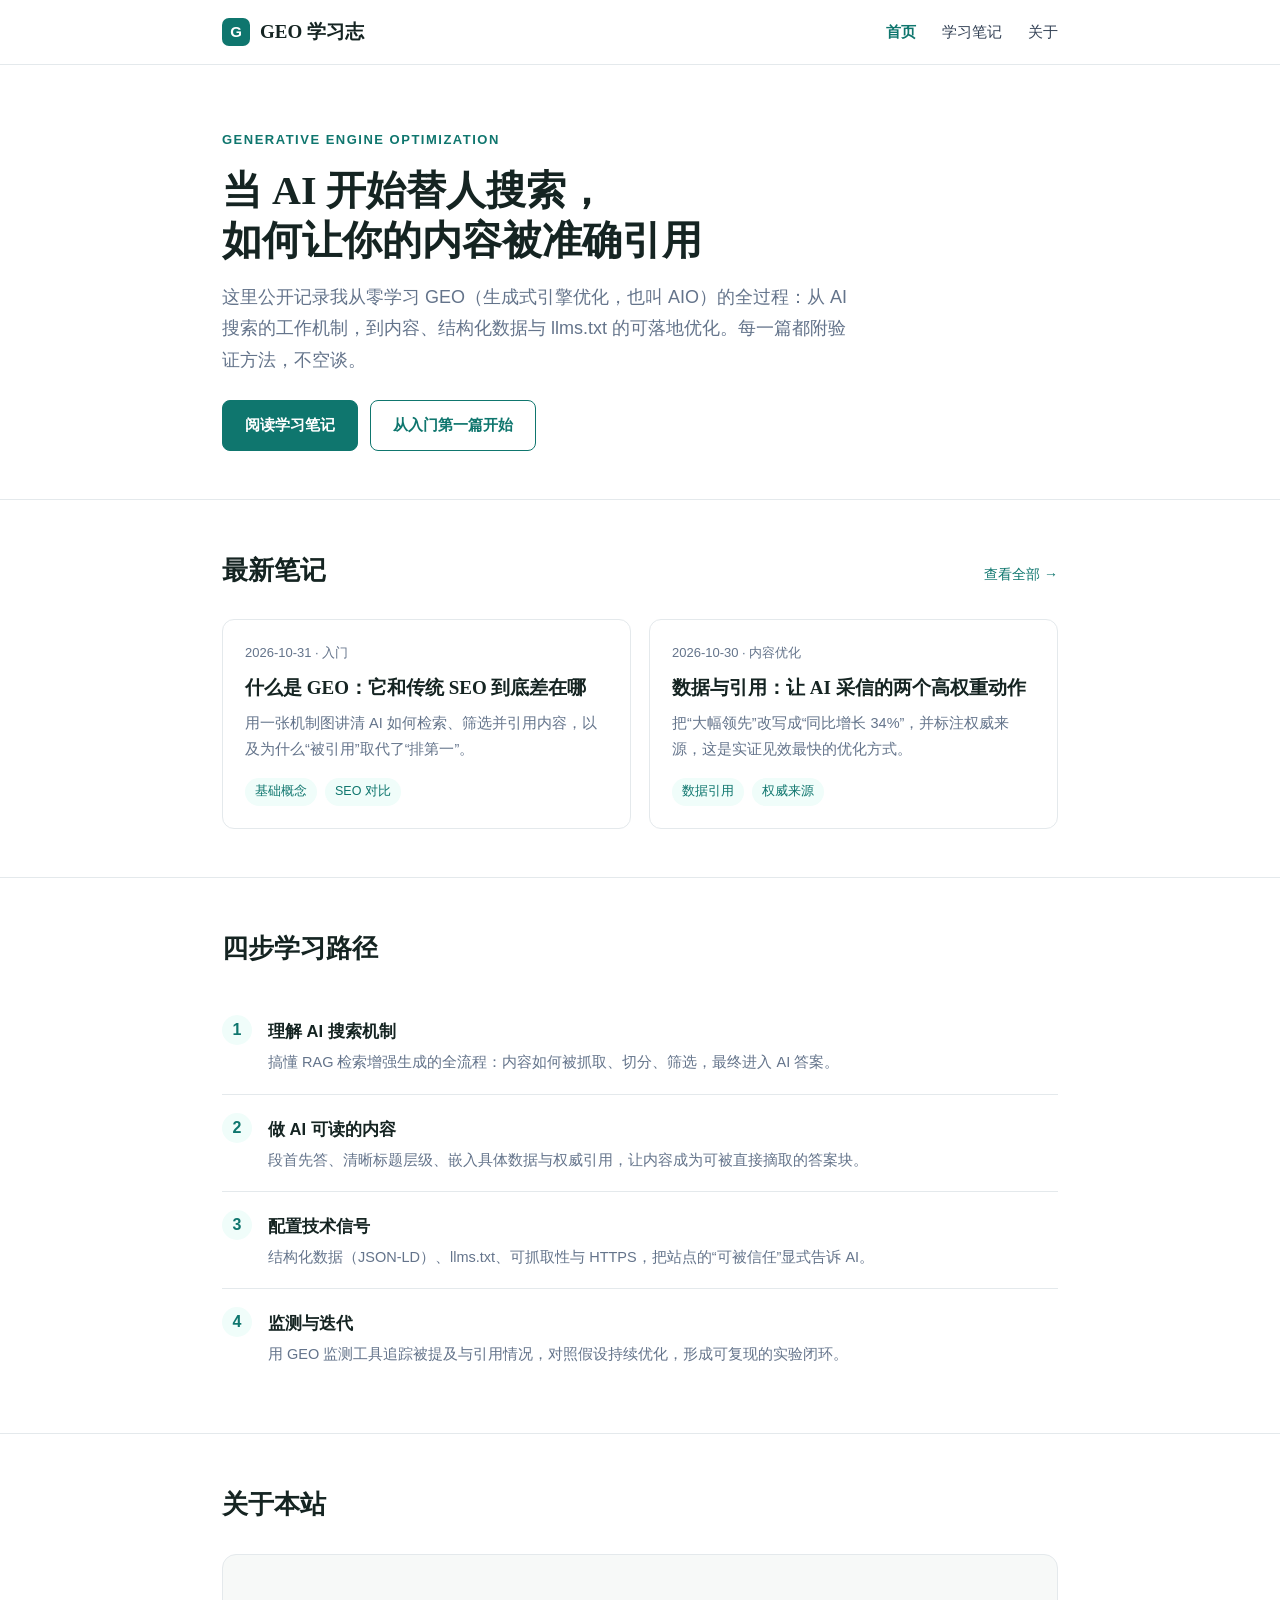
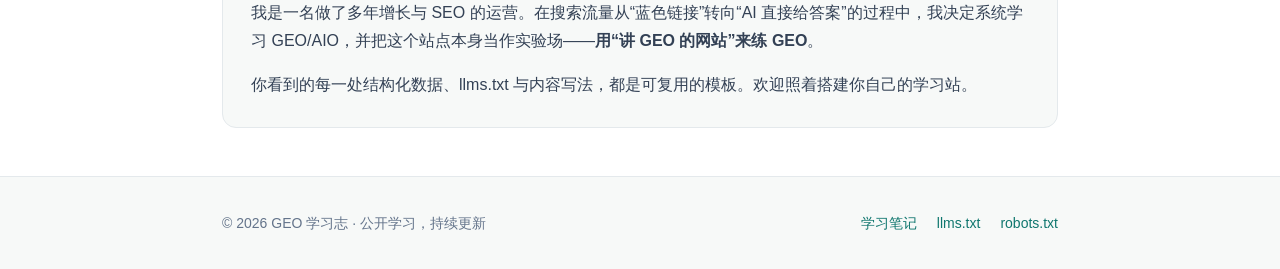
<file: index.html>
<!DOCTYPE html>
<html lang="zh-CN">
<head>
<meta charset="UTF-8">
<meta name="viewport" content="width=device-width, initial-scale=1.0">
<!-- 全站占位域名 geo-lab.example.com，部署时统一替换为你的真实域名 -->
<title>GEO 学习志 · 从零掌握生成式引擎优化（GEO/AIO）</title>
<meta name="description" content="GEO 学习志是一个记录生成式引擎优化（GEO/AIO）学习与实操的博客：拆解 AI 搜索排名机制、内容引用优化、结构化数据与 llms.txt，边学边练，让内容被 AI 准确引用。">
<meta name="keywords" content="GEO,生成式引擎优化,AIO,AI搜索优化,大模型引用,结构化数据,llms.txt,SEO">
<meta name="robots" content="index,follow,max-image-preview:large">
<meta name="author" content="GEO 学习者">
<meta name="google-site-verification" content="_RaoN1_PUrJZqzyPbnrYkg4lflRK6m4XyTNZeDtGHjo" />
<link rel="canonical" href="https://geo-lab.example.com/">
<meta property="og:type" content="website">
<meta property="og:site_name" content="GEO 学习志">
<meta property="og:title" content="GEO 学习志 · 从零掌握生成式引擎优化（GEO/AIO）">
<meta property="og:description" content="记录生成式引擎优化（GEO/AIO）的学习与实操：AI 搜索机制、内容引用优化、结构化数据与 llms.txt。">
<meta property="og:url" content="https://geo-lab.example.com/">
<meta property="og:locale" content="zh_CN">
<meta name="twitter:card" content="summary_large_image">
<link rel="icon" href="data:image/svg+xml,%3Csvg xmlns='http://www.w3.org/2000/svg' viewBox='0 0 32 32'%3E%3Crect width='32' height='32' rx='7' fill='%230f766e'/%3E%3Ctext x='16' y='22' font-family='sans-serif' font-size='18' font-weight='700' fill='white' text-anchor='middle'%3EG%3C/text%3E%3C/svg%3E">
<link rel="stylesheet" href="css/style.css">
<script type="application/ld+json">
{
  "@context": "https://schema.org",
  "@type": "WebSite",
  "name": "GEO 学习志",
  "alternateName": "GEO 学习博客",
  "url": "https://geo-lab.example.com/",
  "description": "记录生成式引擎优化（GEO/AIO）学习与实操的博客，拆解 AI 搜索机制、内容引用优化、结构化数据与 llms.txt。",
  "inLanguage": "zh-CN",
  "publisher": {
    "@type": "Person",
    "name": "GEO 学习者",
    "url": "https://geo-lab.example.com/",
    "jobTitle": "增长运营 / GEO 实践者",
    "description": "一名有多年增长与 SEO 经验的运营，正在系统学习生成式引擎优化（GEO/AIO）并公开记录全过程。"
  }
}
</script>
</head>
<body>
<header class="site-header">
  <div class="wrap nav">
    <a class="brand" href="index.html"><span class="mark">G</span>GEO 学习志</a>
    <nav class="nav-links">
      <a href="index.html" class="active">首页</a>
      <a href="notes.html">学习笔记</a>
      <a href="#about">关于</a>
    </nav>
  </div>
</header>

<main>
  <section class="hero">
    <div class="wrap">
      <p class="eyebrow">Generative Engine Optimization</p>
      <h1>当 AI 开始替人搜索，<br>如何让你的内容被准确引用</h1>
      <p class="lead">这里公开记录我从零学习 GEO（生成式引擎优化，也叫 AIO）的全过程：从 AI 搜索的工作机制，到内容、结构化数据与 llms.txt 的可落地优化。每一篇都附验证方法，不空谈。</p>
      <div class="meta-row">
        <a class="btn btn-primary" href="notes.html">阅读学习笔记</a>
        <a class="btn btn-ghost" href="article.html">从入门第一篇开始</a>
      </div>
    </div>
  </section>

  <section class="section">
    <div class="wrap">
      <div class="section-head">
        <h2>最新笔记</h2>
        <a class="more" href="notes.html">查看全部 &rarr;</a>
      </div>
      <div class="post-grid">
        <a class="post-card" href="article.html">
          <div class="date">2026-10-31 · 入门</div>
          <h3>什么是 GEO：它和传统 SEO 到底差在哪</h3>
          <p>用一张机制图讲清 AI 如何检索、筛选并引用内容，以及为什么“被引用”取代了“排第一”。</p>
          <div class="tags"><span class="tag">基础概念</span><span class="tag">SEO 对比</span></div>
        </a>
        <a class="post-card" href="article.html">
          <div class="date">2026-10-30 · 内容优化</div>
          <h3>数据与引用：让 AI 采信的两个高权重动作</h3>
          <p>把“大幅领先”改写成“同比增长 34%”，并标注权威来源，这是实证见效最快的优化方式。</p>
          <div class="tags"><span class="tag">数据引用</span><span class="tag">权威来源</span></div>
        </a>
      </div>
    </div>
  </section>

  <section class="section">
    <div class="wrap">
      <div class="section-head"><h2>四步学习路径</h2></div>
      <ol class="path-list">
        <li>
          <span class="num"></span>
          <div>
            <h4>理解 AI 搜索机制</h4>
            <p>搞懂 RAG 检索增强生成的全流程：内容如何被抓取、切分、筛选，最终进入 AI 答案。</p>
          </div>
        </li>
        <li>
          <span class="num"></span>
          <div>
            <h4>做 AI 可读的内容</h4>
            <p>段首先答、清晰标题层级、嵌入具体数据与权威引用，让内容成为可被直接摘取的答案块。</p>
          </div>
        </li>
        <li>
          <span class="num"></span>
          <div>
            <h4>配置技术信号</h4>
            <p>结构化数据（JSON-LD）、llms.txt、可抓取性与 HTTPS，把站点的“可被信任”显式告诉 AI。</p>
          </div>
        </li>
        <li>
          <span class="num"></span>
          <div>
            <h4>监测与迭代</h4>
            <p>用 GEO 监测工具追踪被提及与引用情况，对照假设持续优化，形成可复现的实验闭环。</p>
          </div>
        </li>
      </ol>
    </div>
  </section>

  <section class="section" id="about">
    <div class="wrap">
      <div class="section-head"><h2>关于本站</h2></div>
      <div class="about-card">
        <p>我是一名做了多年增长与 SEO 的运营。在搜索流量从“蓝色链接”转向“AI 直接给答案”的过程中，我决定系统学习 GEO/AIO，并把这个站点本身当作实验场——<b>用“讲 GEO 的网站”来练 GEO</b>。</p>
        <p>你看到的每一处结构化数据、llms.txt 与内容写法，都是可复用的模板。欢迎照着搭建你自己的学习站。</p>
      </div>
    </div>
  </section>
</main>

<footer class="site-footer">
  <div class="wrap footer-inner">
    <div>&copy; 2026 GEO 学习志 · 公开学习，持续更新</div>
    <div class="footer-links">
      <a href="notes.html">学习笔记</a>
      <a href="llms.txt">llms.txt</a>
      <a href="robots.txt">robots.txt</a>
    </div>
  </div>
</footer>
</body>
</html>
</file>
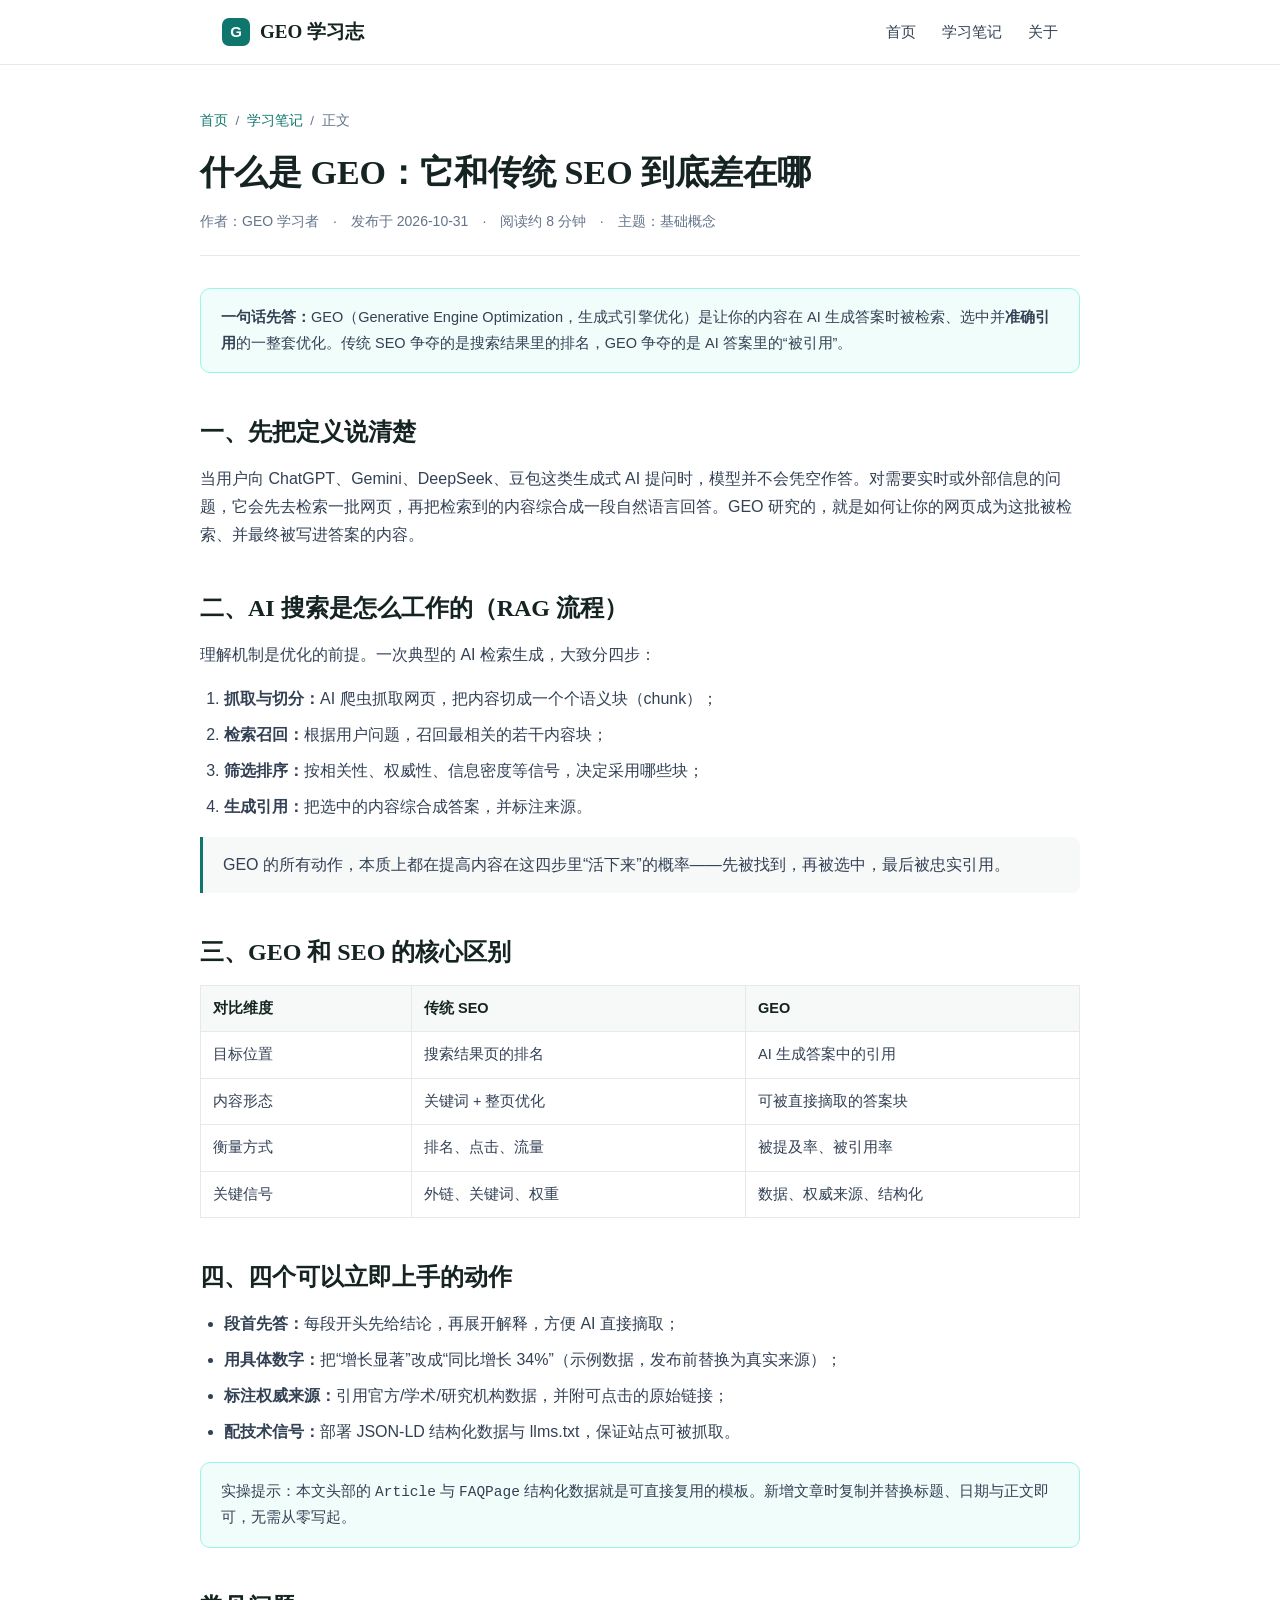
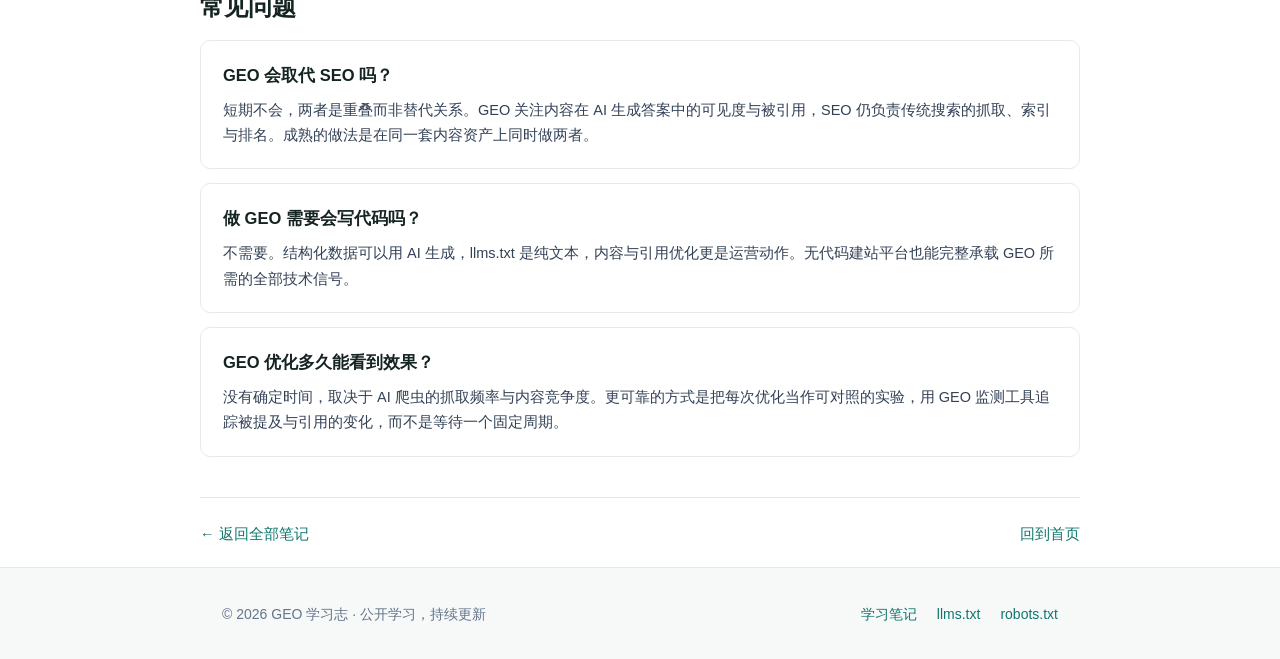
<file: article.html>
<!DOCTYPE html>
<html lang="zh-CN">
<head>
<meta charset="UTF-8">
<meta name="viewport" content="width=device-width, initial-scale=1.0">
<title>什么是 GEO：它和传统 SEO 到底差在哪 · GEO 学习志</title>
<meta name="description" content="一篇讲清 GEO（生成式引擎优化）：它的定义、AI 搜索的 RAG 工作机制、与传统 SEO 的核心区别，以及四个可以立即上手的 GEO 优化动作。">
<meta name="robots" content="index,follow,max-image-preview:large">
<link rel="canonical" href="https://geo-lab.example.com/article.html">
<meta property="og:type" content="article">
<meta property="og:site_name" content="GEO 学习志">
<meta property="og:title" content="什么是 GEO：它和传统 SEO 到底差在哪">
<meta property="og:description" content="GEO 的定义、AI 搜索的 RAG 机制、与 SEO 的区别，以及四个可立即上手的优化动作。">
<meta property="og:url" content="https://geo-lab.example.com/article.html">
<meta property="article:published_time" content="2026-10-31">
<meta property="article:modified_time" content="2026-10-31">
<link rel="icon" href="data:image/svg+xml,%3Csvg xmlns='http://www.w3.org/2000/svg' viewBox='0 0 32 32'%3E%3Crect width='32' height='32' rx='7' fill='%230f766e'/%3E%3Ctext x='16' y='22' font-family='sans-serif' font-size='18' font-weight='700' fill='white' text-anchor='middle'%3EG%3C/text%3E%3C/svg%3E">
<link rel="stylesheet" href="css/style.css">
<script type="application/ld+json">
{
  "@context": "https://schema.org",
  "@type": "Article",
  "headline": "什么是 GEO：它和传统 SEO 到底差在哪",
  "description": "GEO 的定义、AI 搜索的 RAG 工作机制、与传统 SEO 的核心区别，以及四个可立即上手的 GEO 优化动作。",
  "inLanguage": "zh-CN",
  "datePublished": "2026-10-31",
  "dateModified": "2026-10-31",
  "author": { "@type": "Person", "name": "GEO 学习者", "url": "https://geo-lab.example.com/" },
  "publisher": {
    "@type": "Organization",
    "name": "GEO 学习志",
    "logo": { "@type": "ImageObject", "url": "https://geo-lab.example.com/favicon.svg" }
  },
  "mainEntityOfPage": { "@type": "WebPage", "@id": "https://geo-lab.example.com/article.html" }
}
</script>
<script type="application/ld+json">
{
  "@context": "https://schema.org",
  "@type": "FAQPage",
  "mainEntity": [
    {
      "@type": "Question",
      "name": "GEO 会取代 SEO 吗？",
      "acceptedAnswer": { "@type": "Answer", "text": "短期不会，两者是重叠而非替代关系。GEO 关注内容在 AI 生成答案中的可见度与被引用，SEO 仍负责传统搜索的抓取、索引与排名。成熟的做法是在同一套内容资产上同时做两者。" }
    },
    {
      "@type": "Question",
      "name": "做 GEO 需要会写代码吗？",
      "acceptedAnswer": { "@type": "Answer", "text": "不需要。结构化数据可以用 AI 生成，llms.txt 是纯文本，内容与引用优化更是运营动作。无代码建站平台也能完整承载 GEO 所需的全部技术信号。" }
    },
    {
      "@type": "Question",
      "name": "GEO 优化多久能看到效果？",
      "acceptedAnswer": { "@type": "Answer", "text": "没有确定时间，取决于 AI 爬虫的抓取频率与内容竞争度。更可靠的方式是把每次优化当作可对照的实验，用 GEO 监测工具追踪被提及与引用的变化，而不是等待一个固定周期。" }
    }
  ]
}
</script>
</head>
<body>
<header class="site-header">
  <div class="wrap nav">
    <a class="brand" href="index.html"><span class="mark">G</span>GEO 学习志</a>
    <nav class="nav-links">
      <a href="index.html">首页</a>
      <a href="notes.html">学习笔记</a>
      <a href="index.html#about">关于</a>
    </nav>
  </div>
</header>

<main>
  <article class="article wrap">
    <div class="breadcrumb" style="font-size:13.5px;color:var(--muted);margin-bottom:18px;">
      <a href="index.html">首页</a> &nbsp;/&nbsp; <a href="notes.html">学习笔记</a> &nbsp;/&nbsp; 正文
    </div>
    <h1>什么是 GEO：它和传统 SEO 到底差在哪</h1>
    <div class="article-meta">
      作者：GEO 学习者　·　发布于 2026-10-31　·　阅读约 8 分钟　·　主题：基础概念
    </div>

    <div class="callout">
      <b>一句话先答：</b>GEO（Generative Engine Optimization，生成式引擎优化）是让你的内容在 AI 生成答案时被检索、选中并<b>准确引用</b>的一整套优化。传统 SEO 争夺的是搜索结果里的排名，GEO 争夺的是 AI 答案里的“被引用”。
    </div>

    <h2>一、先把定义说清楚</h2>
    <p>当用户向 ChatGPT、Gemini、DeepSeek、豆包这类生成式 AI 提问时，模型并不会凭空作答。对需要实时或外部信息的问题，它会先去检索一批网页，再把检索到的内容综合成一段自然语言回答。GEO 研究的，就是如何让你的网页成为这批被检索、并最终被写进答案的内容。</p>

    <h2>二、AI 搜索是怎么工作的（RAG 流程）</h2>
    <p>理解机制是优化的前提。一次典型的 AI 检索生成，大致分四步：</p>
    <ol>
      <li><b>抓取与切分：</b>AI 爬虫抓取网页，把内容切成一个个语义块（chunk）；</li>
      <li><b>检索召回：</b>根据用户问题，召回最相关的若干内容块；</li>
      <li><b>筛选排序：</b>按相关性、权威性、信息密度等信号，决定采用哪些块；</li>
      <li><b>生成引用：</b>把选中的内容综合成答案，并标注来源。</li>
    </ol>
    <blockquote>GEO 的所有动作，本质上都在提高内容在这四步里“活下来”的概率——先被找到，再被选中，最后被忠实引用。</blockquote>

    <h2>三、GEO 和 SEO 的核心区别</h2>
    <table>
      <colgroup><col style="width:24%"><col style="width:38%"><col style="width:38%"></colgroup>
      <thead>
        <tr><th>对比维度</th><th>传统 SEO</th><th>GEO</th></tr>
      </thead>
      <tbody>
        <tr><td>目标位置</td><td>搜索结果页的排名</td><td>AI 生成答案中的引用</td></tr>
        <tr><td>内容形态</td><td>关键词 + 整页优化</td><td>可被直接摘取的答案块</td></tr>
        <tr><td>衡量方式</td><td>排名、点击、流量</td><td>被提及率、被引用率</td></tr>
        <tr><td>关键信号</td><td>外链、关键词、权重</td><td>数据、权威来源、结构化</td></tr>
      </tbody>
    </table>

    <h2>四、四个可以立即上手的动作</h2>
    <ul>
      <li><b>段首先答：</b>每段开头先给结论，再展开解释，方便 AI 直接摘取；</li>
      <li><b>用具体数字：</b>把“增长显著”改成“同比增长 34%”（示例数据，发布前替换为真实来源）；</li>
      <li><b>标注权威来源：</b>引用官方/学术/研究机构数据，并附可点击的原始链接；</li>
      <li><b>配技术信号：</b>部署 JSON-LD 结构化数据与 llms.txt，保证站点可被抓取。</li>
    </ul>

    <div class="callout">
      实操提示：本文头部的 <code>Article</code> 与 <code>FAQPage</code> 结构化数据就是可直接复用的模板。新增文章时复制并替换标题、日期与正文即可，无需从零写起。
    </div>

    <h2>常见问题</h2>
    <div class="faq">
      <h3>GEO 会取代 SEO 吗？</h3>
      <p>短期不会，两者是重叠而非替代关系。GEO 关注内容在 AI 生成答案中的可见度与被引用，SEO 仍负责传统搜索的抓取、索引与排名。成熟的做法是在同一套内容资产上同时做两者。</p>
    </div>
    <div class="faq">
      <h3>做 GEO 需要会写代码吗？</h3>
      <p>不需要。结构化数据可以用 AI 生成，llms.txt 是纯文本，内容与引用优化更是运营动作。无代码建站平台也能完整承载 GEO 所需的全部技术信号。</p>
    </div>
    <div class="faq">
      <h3>GEO 优化多久能看到效果？</h3>
      <p>没有确定时间，取决于 AI 爬虫的抓取频率与内容竞争度。更可靠的方式是把每次优化当作可对照的实验，用 GEO 监测工具追踪被提及与引用的变化，而不是等待一个固定周期。</p>
    </div>

    <nav class="article-nav">
      <a href="notes.html">&larr; 返回全部笔记</a>
      <a href="index.html">回到首页</a>
    </nav>
  </article>
</main>

<footer class="site-footer">
  <div class="wrap footer-inner">
    <div>&copy; 2026 GEO 学习志 · 公开学习，持续更新</div>
    <div class="footer-links">
      <a href="notes.html">学习笔记</a>
      <a href="llms.txt">llms.txt</a>
      <a href="robots.txt">robots.txt</a>
    </div>
  </div>
</footer>
</body>
</html>
</file>
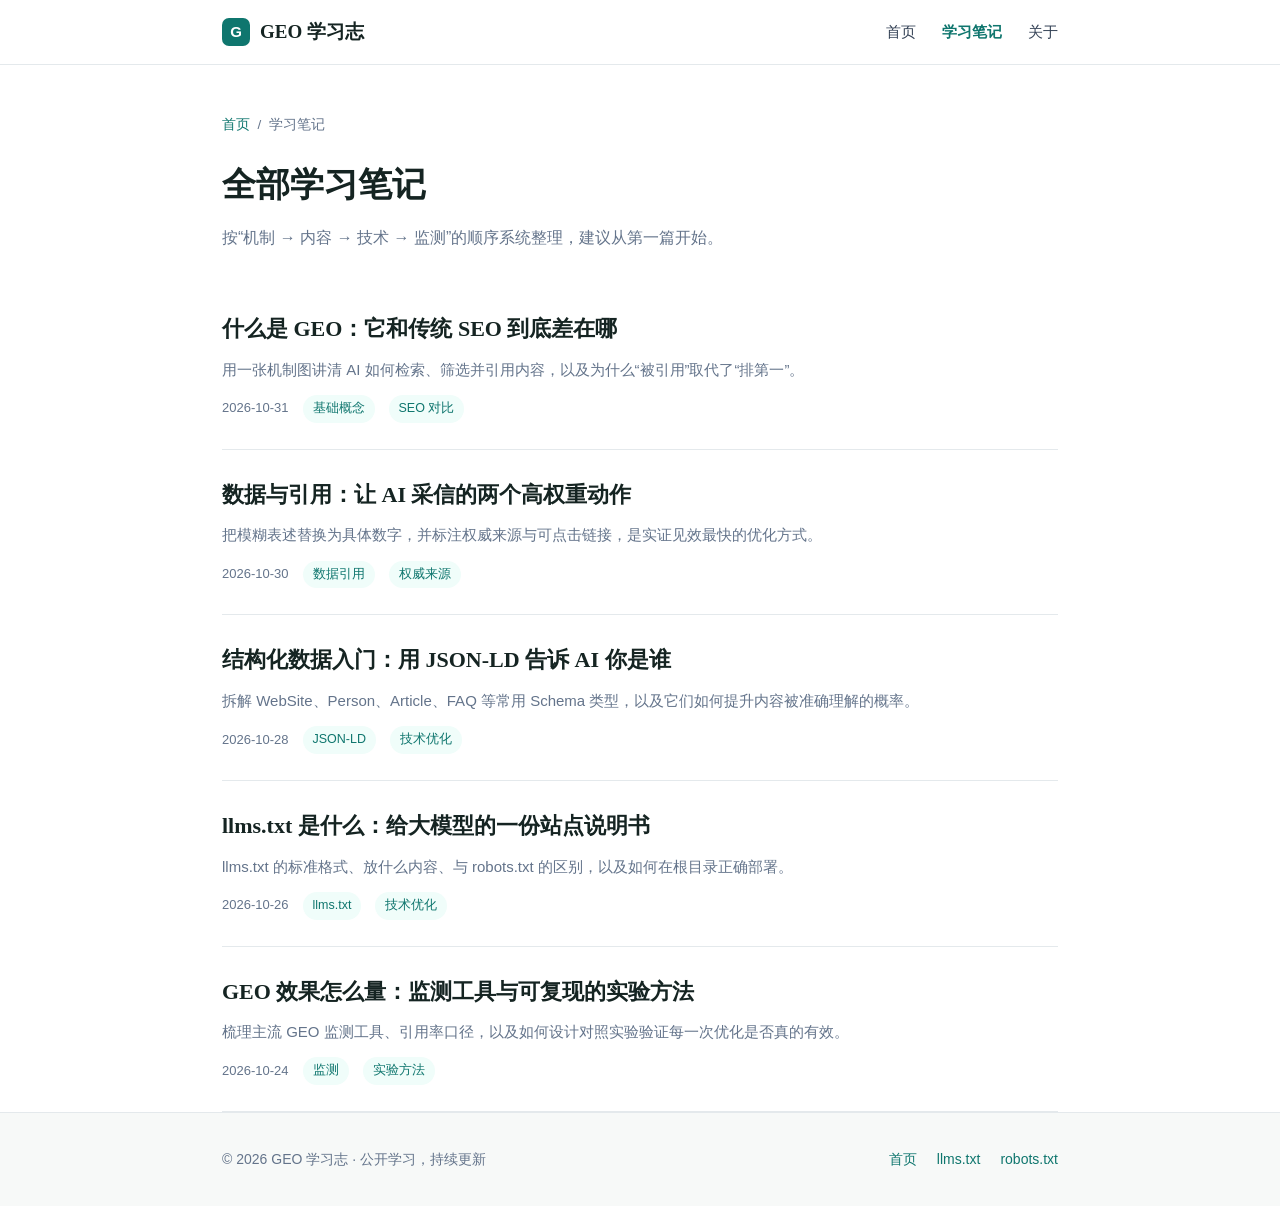
<file: notes.html>
<!DOCTYPE html>
<html lang="zh-CN">
<head>
<meta charset="UTF-8">
<meta name="viewport" content="width=device-width, initial-scale=1.0">
<title>学习笔记 · GEO 学习志</title>
<meta name="description" content="GEO 学习志的全部学习笔记：涵盖 AI 搜索机制、GEO 与 SEO 区别、数据与权威引用、结构化数据、llms.txt 与 GEO 监测，按主题系统整理。">
<meta name="robots" content="index,follow">
<link rel="canonical" href="https://geo-lab.example.com/notes.html">
<meta property="og:type" content="website">
<meta property="og:site_name" content="GEO 学习志">
<meta property="og:title" content="学习笔记 · GEO 学习志">
<meta property="og:description" content="系统整理生成式引擎优化（GEO/AIO）的学习笔记与实操记录。">
<meta property="og:url" content="https://geo-lab.example.com/notes.html">
<link rel="icon" href="data:image/svg+xml,%3Csvg xmlns='http://www.w3.org/2000/svg' viewBox='0 0 32 32'%3E%3Crect width='32' height='32' rx='7' fill='%230f766e'/%3E%3Ctext x='16' y='22' font-family='sans-serif' font-size='18' font-weight='700' fill='white' text-anchor='middle'%3EG%3C/text%3E%3C/svg%3E">
<link rel="stylesheet" href="css/style.css">
<script type="application/ld+json">
{
  "@context": "https://schema.org",
  "@type": "BreadcrumbList",
  "itemListElement": [
    { "@type": "ListItem", "position": 1, "name": "首页", "item": "https://geo-lab.example.com/" },
    { "@type": "ListItem", "position": 2, "name": "学习笔记", "item": "https://geo-lab.example.com/notes.html" }
  ]
}
</script>
<script type="application/ld+json">
{
  "@context": "https://schema.org",
  "@type": "ItemList",
  "name": "GEO 学习笔记",
  "itemListElement": [
    { "@type": "ListItem", "position": 1, "url": "https://geo-lab.example.com/article.html" },
    { "@type": "ListItem", "position": 2, "url": "https://geo-lab.example.com/article.html" },
    { "@type": "ListItem", "position": 3, "url": "https://geo-lab.example.com/article.html" },
    { "@type": "ListItem", "position": 4, "url": "https://geo-lab.example.com/article.html" },
    { "@type": "ListItem", "position": 5, "url": "https://geo-lab.example.com/article.html" }
  ]
}
</script>
</head>
<body>
<header class="site-header">
  <div class="wrap nav">
    <a class="brand" href="index.html"><span class="mark">G</span>GEO 学习志</a>
    <nav class="nav-links">
      <a href="index.html">首页</a>
      <a href="notes.html" class="active">学习笔记</a>
      <a href="index.html#about">关于</a>
    </nav>
  </div>
</header>

<main>
  <div class="wrap">
    <div class="page-title">
      <div class="breadcrumb"><a href="index.html">首页</a> &nbsp;/&nbsp; 学习笔记</div>
      <h1>全部学习笔记</h1>
      <p style="color:var(--muted);margin:0;">按“机制 → 内容 → 技术 → 监测”的顺序系统整理，建议从第一篇开始。</p>
    </div>

    <ul class="post-list" style="margin-top:24px;">
      <li>
        <h3><a href="article.html">什么是 GEO：它和传统 SEO 到底差在哪</a></h3>
        <p class="excerpt">用一张机制图讲清 AI 如何检索、筛选并引用内容，以及为什么“被引用”取代了“排第一”。</p>
        <div class="post-meta"><span>2026-10-31</span><span class="tag">基础概念</span><span class="tag">SEO 对比</span></div>
      </li>
      <li>
        <h3><a href="article.html">数据与引用：让 AI 采信的两个高权重动作</a></h3>
        <p class="excerpt">把模糊表述替换为具体数字，并标注权威来源与可点击链接，是实证见效最快的优化方式。</p>
        <div class="post-meta"><span>2026-10-30</span><span class="tag">数据引用</span><span class="tag">权威来源</span></div>
      </li>
      <li>
        <h3><a href="article.html">结构化数据入门：用 JSON-LD 告诉 AI 你是谁</a></h3>
        <p class="excerpt">拆解 WebSite、Person、Article、FAQ 等常用 Schema 类型，以及它们如何提升内容被准确理解的概率。</p>
        <div class="post-meta"><span>2026-10-28</span><span class="tag">JSON-LD</span><span class="tag">技术优化</span></div>
      </li>
      <li>
        <h3><a href="article.html">llms.txt 是什么：给大模型的一份站点说明书</a></h3>
        <p class="excerpt">llms.txt 的标准格式、放什么内容、与 robots.txt 的区别，以及如何在根目录正确部署。</p>
        <div class="post-meta"><span>2026-10-26</span><span class="tag">llms.txt</span><span class="tag">技术优化</span></div>
      </li>
      <li>
        <h3><a href="article.html">GEO 效果怎么量：监测工具与可复现的实验方法</a></h3>
        <p class="excerpt">梳理主流 GEO 监测工具、引用率口径，以及如何设计对照实验验证每一次优化是否真的有效。</p>
        <div class="post-meta"><span>2026-10-24</span><span class="tag">监测</span><span class="tag">实验方法</span></div>
      </li>
    </ul>
  </div>
</main>

<footer class="site-footer">
  <div class="wrap footer-inner">
    <div>&copy; 2026 GEO 学习志 · 公开学习，持续更新</div>
    <div class="footer-links">
      <a href="index.html">首页</a>
      <a href="llms.txt">llms.txt</a>
      <a href="robots.txt">robots.txt</a>
    </div>
  </div>
</footer>
</body>
</html>
</file>
<file: css/style.css>
/* ===== GEO 学习博客 · 共享样式 ===== */
:root{
    --ink:#152422;
    --text:#334155;
    --muted:#64748b;
    --accent:#0f766e;
    --accent-dark:#115e59;
    --accent-soft:#f0fdfa;
    --line:#e4e9ec;
    --paper:#f7f9f8;
    --white:#ffffff;
    --serif:Georgia,'Times New Roman','Songti SC','SimSun',serif;
    --sans:-apple-system,BlinkMacSystemFont,'PingFang SC','Hiragino Sans GB','Microsoft YaHei','Segoe UI',sans-serif;
}
*{box-sizing:border-box;}
html{scroll-behavior:smooth;}
body{
    margin:0;background:var(--white);color:var(--text);
    font-family:var(--sans);font-size:16px;line-height:1.75;
    -webkit-font-smoothing:antialiased;
}
a{color:var(--accent);text-decoration:none;}
a:hover{text-decoration:underline;}
img{max-width:100%;display:block;}
.wrap{max-width:880px;margin:0 auto;padding:0 22px;}

/* 顶部导航 */
.site-header{border-bottom:1px solid var(--line);background:var(--white);position:sticky;top:0;z-index:10;}
.nav{display:flex;align-items:center;justify-content:space-between;height:64px;}
.brand{display:flex;align-items:center;gap:10px;font-family:var(--serif);font-weight:700;font-size:19px;color:var(--ink);}
.brand:hover{text-decoration:none;}
.brand .mark{width:28px;height:28px;border-radius:7px;background:var(--accent);color:#fff;display:flex;align-items:center;justify-content:center;font-size:15px;font-family:var(--sans);font-weight:700;}
.nav-links{display:flex;gap:26px;font-size:15px;}
.nav-links a{color:var(--text);}
.nav-links a:hover{color:var(--accent);text-decoration:none;}
.nav-links a.active{color:var(--accent);font-weight:600;}

/* Hero */
.hero{padding:64px 0 48px;border-bottom:1px solid var(--line);}
.hero .eyebrow{font-size:13px;letter-spacing:1.5px;text-transform:uppercase;color:var(--accent);font-weight:600;margin:0 0 14px;}
.hero h1{font-family:var(--serif);font-size:40px;line-height:1.25;color:var(--ink);margin:0 0 16px;font-weight:700;}
.hero p.lead{font-size:18px;color:var(--muted);max-width:640px;margin:0;}
.hero .meta-row{margin-top:24px;display:flex;flex-wrap:wrap;gap:12px;}
.btn{display:inline-block;padding:11px 22px;border-radius:8px;font-size:15px;font-weight:600;border:1px solid var(--accent);}
.btn-primary{background:var(--accent);color:#fff;}
.btn-primary:hover{background:var(--accent-dark);text-decoration:none;}
.btn-ghost{background:#fff;color:var(--accent);}
.btn-ghost:hover{background:var(--accent-soft);text-decoration:none;}

/* 通用区块 */
.section{padding:48px 0;}
.section + .section{border-top:1px solid var(--line);}
.section-head{display:flex;align-items:baseline;justify-content:space-between;margin-bottom:26px;gap:12px;}
.section-head h2{font-family:var(--serif);font-size:26px;color:var(--ink);margin:0;}
.section-head .more{font-size:14px;white-space:nowrap;}

/* 笔记卡片 */
.post-grid{display:grid;grid-template-columns:repeat(2,1fr);gap:18px;}
.post-card{border:1px solid var(--line);border-radius:12px;padding:22px;background:#fff;display:flex;flex-direction:column;transition:border-color .15s,box-shadow .15s;}
.post-card:hover{border-color:var(--accent);box-shadow:0 6px 20px rgba(15,118,110,.08);text-decoration:none;}
.post-card .date{font-size:13px;color:var(--muted);margin-bottom:10px;}
.post-card h3{font-family:var(--serif);font-size:19px;color:var(--ink);margin:0 0 10px;line-height:1.4;}
.post-card p{font-size:14.5px;color:var(--muted);margin:0 0 16px;flex:1;}
.tags{display:flex;flex-wrap:wrap;gap:8px;}
.tag{font-size:12.5px;color:var(--accent);background:var(--accent-soft);padding:3px 10px;border-radius:999px;}

/* 学习路径 */
.path-list{list-style:none;margin:0;padding:0;counter-reset:step;}
.path-list li{display:flex;gap:16px;padding:18px 0;border-bottom:1px solid var(--line);}
.path-list li:last-child{border-bottom:none;}
.path-list .num{counter-increment:step;flex:none;width:30px;height:30px;border-radius:50%;background:var(--accent-soft);color:var(--accent);font-weight:700;display:flex;align-items:center;justify-content:center;}
.path-list .num::before{content:counter(step);}
.path-list h4{margin:2px 0 4px;font-size:16.5px;color:var(--ink);}
.path-list p{margin:0;font-size:14.5px;color:var(--muted);}

/* 笔记列表页 */
.page-title{padding:48px 0 8px;}
.page-title h1{font-family:var(--serif);font-size:34px;color:var(--ink);margin:0 0 10px;}
.breadcrumb{font-size:13.5px;color:var(--muted);margin-bottom:18px;}
.post-list{margin:0;padding:0;list-style:none;}
.post-list li{padding:26px 0;border-bottom:1px solid var(--line);}
.post-list h3{font-family:var(--serif);font-size:22px;margin:0 0 8px;}
.post-list h3 a{color:var(--ink);}
.post-list h3 a:hover{color:var(--accent);}
.post-list .excerpt{margin:0 0 12px;font-size:15px;color:var(--muted);}
.post-list .post-meta{font-size:13px;color:var(--muted);display:flex;gap:14px;flex-wrap:wrap;align-items:center;}

/* 文章正文 */
.article{padding:44px 0 20px;}
.article h1{font-family:var(--serif);font-size:34px;line-height:1.3;color:var(--ink);margin:0 0 14px;}
.article .article-meta{font-size:14px;color:var(--muted);margin-bottom:32px;padding-bottom:22px;border-bottom:1px solid var(--line);}
.article h2{font-family:var(--serif);font-size:24px;color:var(--ink);margin:38px 0 12px;}
.article h3{font-size:18.5px;color:var(--ink);margin:28px 0 8px;}
.article p{margin:0 0 16px;}
.article ul,.article ol{margin:0 0 16px;padding-left:24px;}
.article li{margin-bottom:8px;}
.article blockquote{margin:0 0 18px;padding:14px 20px;border-left:3px solid var(--accent);background:var(--paper);color:var(--text);border-radius:0 8px 8px 0;}
.article table{width:100%;border-collapse:collapse;margin:0 0 20px;font-size:14.5px;table-layout:fixed;}
.article th,.article td{border:1px solid var(--line);padding:10px 12px;text-align:left;vertical-align:top;}
.article th{background:var(--paper);color:var(--ink);}
.callout{background:var(--accent-soft);border:1px solid #99f6e4;border-radius:10px;padding:16px 20px;margin:0 0 20px;font-size:14.5px;}
.faq{border:1px solid var(--line);border-radius:10px;padding:20px 22px;margin-bottom:14px;}
.faq h3{margin:0 0 8px;font-size:16.5px;}
.faq p{margin:0;font-size:14.5px;}
.article-nav{display:flex;justify-content:space-between;gap:14px;margin-top:40px;padding-top:24px;border-top:1px solid var(--line);font-size:14.5px;}

/* 关于 */
.about-card{background:var(--paper);border:1px solid var(--line);border-radius:14px;padding:28px;}
.about-card p:last-child{margin-bottom:0;}

/* 页脚 */
.site-footer{border-top:1px solid var(--line);background:var(--paper);padding:34px 0;font-size:14px;color:var(--muted);}
.footer-inner{display:flex;justify-content:space-between;flex-wrap:wrap;gap:14px;}
.footer-links{display:flex;gap:20px;}

/* 响应式 */
@media (max-width:680px){
    .hero{padding:44px 0 36px;}
    .hero h1{font-size:30px;}
    .post-grid{grid-template-columns:1fr;}
    .nav-links{gap:18px;}
    .section-head{flex-direction:column;align-items:flex-start;gap:6px;}
    .article h1{font-size:27px;}
}
</file>
